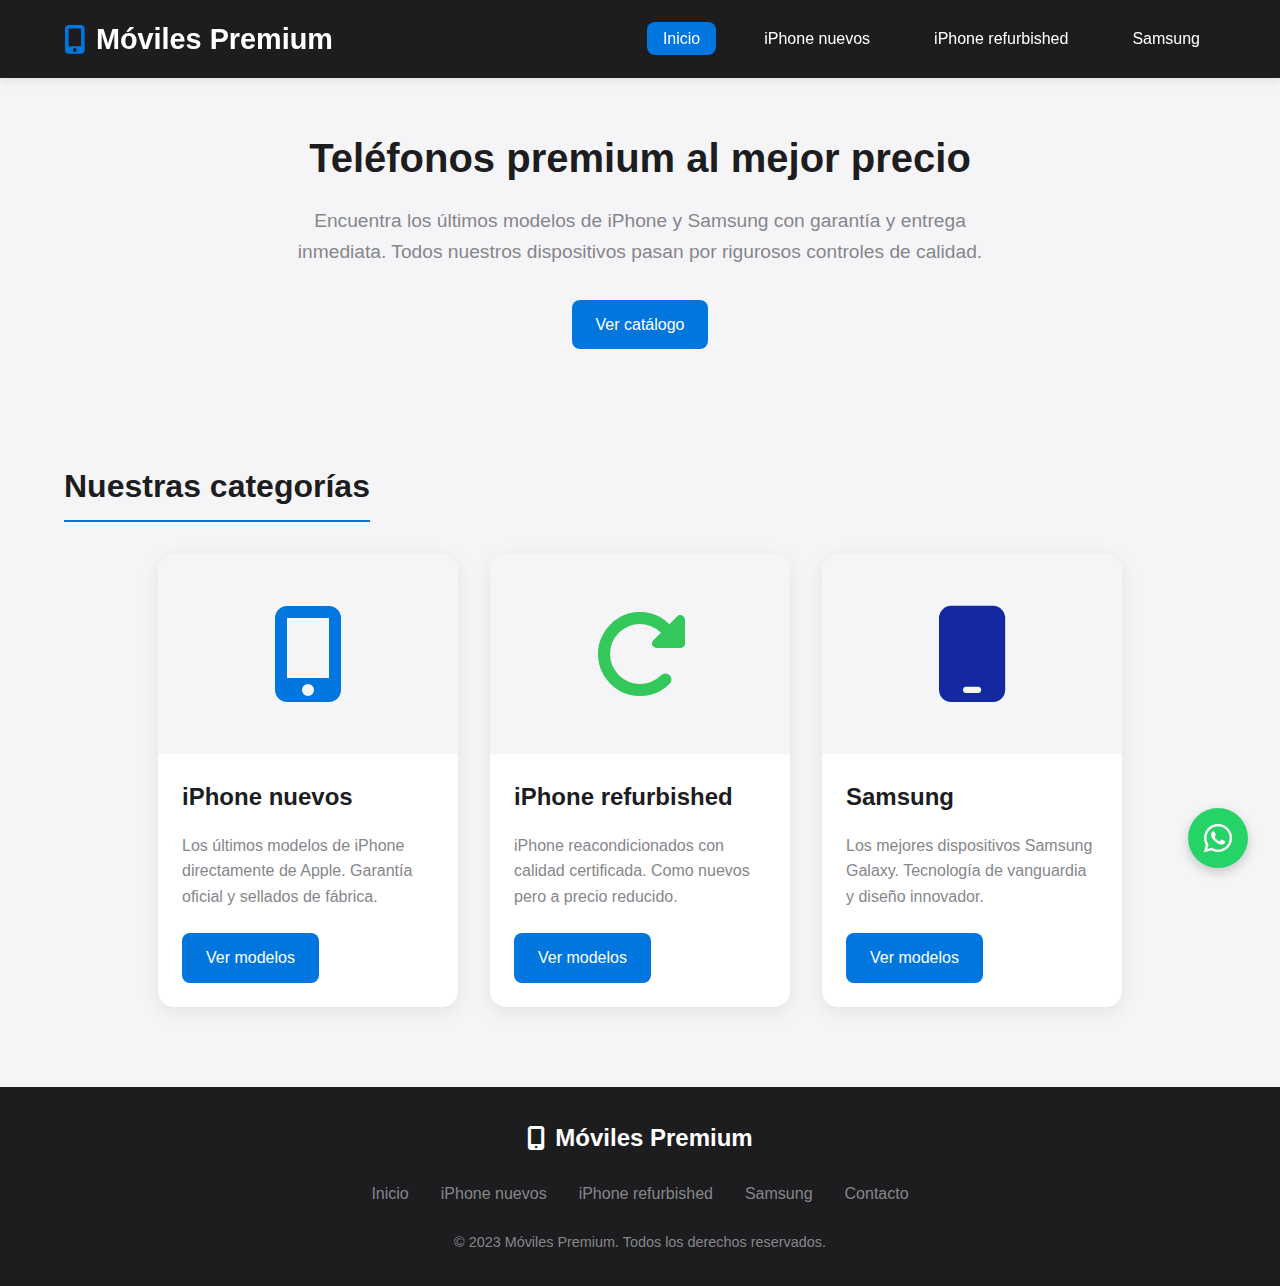
<file: index.html>
<!DOCTYPE html>
<html lang="es">
<head>
    <meta charset="UTF-8">
    <meta name="viewport" content="width=device-width, initial-scale=1.0">
    <title>Móviles Premium - iPhone y Samsung</title>
    <link rel="stylesheet" href="https://cdnjs.cloudflare.com/ajax/libs/font-awesome/6.4.0/css/all.min.css">
    <style>
        /* Estilos generales */
        * {
            margin: 0;
            padding: 0;
            box-sizing: border-box;
            font-family: -apple-system, BlinkMacSystemFont, 'Segoe UI', Roboto, Oxygen, Ubuntu, Cantarell, 'Open Sans', 'Helvetica Neue', sans-serif;
        }
        
        body {
            background-color: #F5F5F7;
            color: #1D1D1F;
            line-height: 1.6;
        }
        
        a {
            text-decoration: none;
            color: inherit;
        }
        
        /* Header y navegación */
        header {
            background-color: #1D1D1F;
            color: #FFFFFF;
            padding: 1rem 0;
            position: sticky;
            top: 0;
            z-index: 100;
            box-shadow: 0 2px 10px rgba(0, 0, 0, 0.1);
        }
        
        .container {
            max-width: 1200px;
            margin: 0 auto;
            padding: 0 1.5rem;
        }
        
        .header-content {
            display: flex;
            justify-content: space-between;
            align-items: center;
        }
        
        .logo {
            font-size: 1.8rem;
            font-weight: 700;
            display: flex;
            align-items: center;
            gap: 10px;
        }
        
        .logo i {
            color: #0276DF;
        }
        
        nav ul {
            display: flex;
            list-style: none;
            gap: 2rem;
        }
        
        nav a {
            color: #FFFFFF;
            font-weight: 500;
            padding: 0.5rem 1rem;
            border-radius: 8px;
            transition: all 0.3s ease;
        }
        
        nav a:hover, nav a.active {
            background-color: #0276DF;
            color: #FFFFFF;
        }
        
        /* Hero section */
        .hero {
            text-align: center;
            padding: 3rem 0;
            margin-bottom: 2rem;
        }
        
        .hero h1 {
            font-size: 2.5rem;
            margin-bottom: 1rem;
            color: #1D1D1F;
        }
        
        .hero p {
            font-size: 1.2rem;
            max-width: 700px;
            margin: 0 auto 2rem;
            color: #86868B;
        }
        
        /* Categorías */
        .categories {
            padding: 2rem 0;
        }
        
        .categories h2 {
            text-align: center;
            margin-bottom: 2rem;
            font-size: 2rem;
            color: #1D1D1F;
            border-bottom: 2px solid #0276DF;
            padding-bottom: 0.5rem;
            display: inline-block;
        }
        
        .categories-container {
            display: flex;
            justify-content: center;
            flex-wrap: wrap;
            gap: 2rem;
        }
        
        .category-card {
            background-color: #FFFFFF;
            border-radius: 16px;
            overflow: hidden;
            width: 300px;
            box-shadow: 0 5px 20px rgba(0, 0, 0, 0.08);
            transition: transform 0.3s ease, box-shadow 0.3s ease;
        }
        
        .category-card:hover {
            transform: translateY(-10px);
            box-shadow: 0 15px 30px rgba(0, 0, 0, 0.15);
        }
        
        .category-img {
            height: 200px;
            background-color: #F5F5F7;
            display: flex;
            align-items: center;
            justify-content: center;
            padding: 1rem;
        }
        
        .category-img img {
            max-width: 100%;
            max-height: 100%;
            object-fit: contain;
        }
        
        .category-content {
            padding: 1.5rem;
        }
        
        .category-content h3 {
            font-size: 1.5rem;
            margin-bottom: 1rem;
            color: #1D1D1F;
        }
        
        .category-content p {
            color: #86868B;
            margin-bottom: 1.5rem;
        }
        
        .btn {
            display: inline-block;
            background-color: #0276DF;
            color: #FFFFFF;
            padding: 0.75rem 1.5rem;
            border-radius: 8px;
            font-weight: 500;
            transition: background-color 0.3s ease;
        }
        
        .btn:hover {
            background-color: #0056B3;
        }
        
        /* Páginas de categoría */
        .page-header {
            padding: 2rem 0;
            text-align: center;
            background-color: #FFFFFF;
            margin-bottom: 2rem;
            border-bottom: 2px solid #0276DF;
        }
        
        .page-header h1 {
            font-size: 2.5rem;
            color: #1D1D1F;
            margin-bottom: 0.5rem;
        }
        
        .page-header p {
            color: #86868B;
            font-size: 1.1rem;
        }
        
        .products-grid {
            display: grid;
            grid-template-columns: repeat(auto-fill, minmax(320px, 1fr));
            gap: 2rem;
            padding: 2rem 0;
        }
        
        .product-card {
            background-color: #FFFFFF;
            border-radius: 16px;
            overflow: hidden;
            box-shadow: 0 5px 15px rgba(0, 0, 0, 0.05);
            transition: transform 0.3s ease;
        }
        
        .product-card:hover {
            transform: translateY(-5px);
        }
        
        .product-header {
            padding: 1.5rem;
            border-bottom: 1px solid #F0F0F0;
        }
        
        .product-header h3 {
            font-size: 1.4rem;
            color: #1D1D1F;
            margin-bottom: 0.5rem;
        }
        
        .product-price {
            font-size: 1.8rem;
            font-weight: 700;
            color: #0276DF;
        }
        
        .product-details {
            padding: 1.5rem;
        }
        
        .color-list {
            display: flex;
            flex-wrap: wrap;
            gap: 0.75rem;
            margin-bottom: 1rem;
        }
        
        .color-dot {
            width: 24px;
            height: 24px;
            border-radius: 50%;
            border: 1px solid #E0E0E0;
        }
        
        .battery-info {
            display: flex;
            align-items: center;
            gap: 0.5rem;
            margin-top: 0.5rem;
            font-size: 0.95rem;
            color: #86868B;
        }
        
        .battery-icon {
            color: #34C759;
        }
        
        /* Footer */
        footer {
            background-color: #1D1D1F;
            color: #FFFFFF;
            padding: 2rem 0;
            margin-top: 3rem;
            text-align: center;
        }
        
        .footer-content {
            display: flex;
            flex-direction: column;
            align-items: center;
            gap: 1.5rem;
        }
        
        .footer-logo {
            font-size: 1.5rem;
            font-weight: 700;
            display: flex;
            align-items: center;
            gap: 10px;
        }
        
        .footer-links {
            display: flex;
            gap: 2rem;
            flex-wrap: wrap;
            justify-content: center;
        }
        
        .footer-links a {
            color: #86868B;
            transition: color 0.3s ease;
        }
        
        .footer-links a:hover {
            color: #FFFFFF;
        }
        
        .copyright {
            color: #86868B;
            font-size: 0.9rem;
        }
        
        /* Responsive */
        @media (max-width: 768px) {
            .header-content {
                flex-direction: column;
                gap: 1rem;
            }
            
            nav ul {
                gap: 1rem;
            }
            
            .categories-container {
                flex-direction: column;
                align-items: center;
            }
            
            .hero h1 {
                font-size: 2rem;
            }
            
            .products-grid {
                grid-template-columns: 1fr;
            }
            
            .footer-links {
                flex-direction: column;
                gap: 1rem;
            }
        }
        
        /* Colores de iPhone */
        .color-negro { background-color: #1D1D1F; }
        .color-blanco { background-color: #F5F5F7; border: 1px solid #E0E0E0; }
        .color-azul { background-color: #007AFF; }
        .color-verde { background-color: #34C759; }
        .color-rojo { background-color: #FF3B30; }
        .color-morado { background-color: #AF52DE; }
        .color-dorado { background-color: #FFD700; }
        .color-naranja { background-color: #FF9500; }
        .color-natural { background-color: #8E8E93; }
        .color-desert { background-color: #C69C6D; }
        
        /* WhatsApp button */
        .whatsapp-btn {
            position: fixed;
            bottom: 2rem;
            right: 2rem;
            background-color: #25D366;
            color: #FFFFFF;
            width: 60px;
            height: 60px;
            border-radius: 50%;
            display: flex;
            align-items: center;
            justify-content: center;
            font-size: 2rem;
            box-shadow: 0 4px 12px rgba(0, 0, 0, 0.2);
            z-index: 1000;
            transition: transform 0.3s ease;
        }
        
        .whatsapp-btn:hover {
            transform: scale(1.1);
        }
        
        /* Breadcrumb */
        .breadcrumb {
            padding: 1rem 0;
            color: #86868B;
            font-size: 0.9rem;
        }
        
        .breadcrumb a {
            color: #0276DF;
        }
        
        .breadcrumb a:hover {
            text-decoration: underline;
        }
        
        .separator {
            margin: 0 0.5rem;
        }
    </style>
</head>
<body>
    <!-- Header -->
    <header>
        <div class="container">
            <div class="header-content">
                <div class="logo">
                    <i class="fas fa-mobile-alt"></i>
                    <span>Móviles Premium</span>
                </div>
                <nav>
                    <ul>
                        <li><a href="index.html" class="active">Inicio</a></li>
                        <li><a href="iphone-nuevos.html">iPhone nuevos</a></li>
                        <li><a href="iphone-refurbished.html">iPhone refurbished</a></li>
                        <li><a href="samsung.html">Samsung</a></li>
                    </ul>
                </nav>
            </div>
        </div>
    </header>

    <!-- Hero Section -->
    <section class="hero">
        <div class="container">
            <h1>Teléfonos premium al mejor precio</h1>
            <p>Encuentra los últimos modelos de iPhone y Samsung con garantía y entrega inmediata. Todos nuestros dispositivos pasan por rigurosos controles de calidad.</p>
            <a href="#categorias" class="btn">Ver catálogo</a>
        </div>
    </section>

    <!-- Categorías -->
    <section class="categories" id="categorias">
        <div class="container">
            <h2>Nuestras categorías</h2>
            <div class="categories-container">
                <!-- iPhone nuevos -->
                <div class="category-card">
                    <div class="category-img">
                        <!-- Imagen de iPhone nuevos (reemplazar con imagen real) -->
                        <i class="fas fa-mobile-alt" style="font-size: 6rem; color: #0276DF;"></i>
                    </div>
                    <div class="category-content">
                        <h3>iPhone nuevos</h3>
                        <p>Los últimos modelos de iPhone directamente de Apple. Garantía oficial y sellados de fábrica.</p>
                        <a href="iphone-nuevos.html" class="btn">Ver modelos</a>
                    </div>
                </div>
                
                <!-- iPhone refurbished -->
                <div class="category-card">
                    <div class="category-img">
                        <!-- Imagen de iPhone refurbished (reemplazar con imagen real) -->
                        <i class="fas fa-redo-alt" style="font-size: 6rem; color: #34C759;"></i>
                    </div>
                    <div class="category-content">
                        <h3>iPhone refurbished</h3>
                        <p>iPhone reacondicionados con calidad certificada. Como nuevos pero a precio reducido.</p>
                        <a href="iphone-refurbished.html" class="btn">Ver modelos</a>
                    </div>
                </div>
                
                <!-- Samsung -->
                <div class="category-card">
                    <div class="category-img">
                        <!-- Imagen de Samsung (reemplazar con imagen real) -->
                        <i class="fas fa-mobile" style="font-size: 6rem; color: #1428A0;"></i>
                    </div>
                    <div class="category-content">
                        <h3>Samsung</h3>
                        <p>Los mejores dispositivos Samsung Galaxy. Tecnología de vanguardia y diseño innovador.</p>
                        <a href="samsung.html" class="btn">Ver modelos</a>
                    </div>
                </div>
            </div>
        </div>
    </section>

    <!-- WhatsApp Button -->
    <a href="https://wa.me/573001234567?text=Hola,%20me%20interesa%20saber%20más%20sobre%20sus%20productos" class="whatsapp-btn" target="_blank">
        <i class="fab fa-whatsapp"></i>
    </a>

    <!-- Footer -->
    <footer>
        <div class="container">
            <div class="footer-content">
                <div class="footer-logo">
                    <i class="fas fa-mobile-alt"></i>
                    <span>Móviles Premium</span>
                </div>
                <div class="footer-links">
                    <a href="index.html">Inicio</a>
                    <a href="iphone-nuevos.html">iPhone nuevos</a>
                    <a href="iphone-refurbished.html">iPhone refurbished</a>
                    <a href="samsung.html">Samsung</a>
                    <a href="#">Contacto</a>
                </div>
                <div class="copyright">
                    &copy; 2023 Móviles Premium. Todos los derechos reservados.
                </div>
            </div>
        </div>
    </footer>

    <script>
        // Formatear precios en pesos colombianos
        document.addEventListener('DOMContentLoaded', function() {
            // Este script se ejecutará en las páginas de productos
            const prices = document.querySelectorAll('.product-price');
            
            prices.forEach(priceElement => {
                let priceText = priceElement.textContent.trim();
                
                // Si el precio está en formato $2'450, convertirlo a $2.450.000
                if (priceText.includes("'")) {
                    // Quitar el símbolo de pesos y el apóstrofo
                    let priceValue = priceText.replace('$', '').replace("'", "");
                    
                    // Convertir a número y agregar tres ceros
                    let priceNum = parseInt(priceValue) * 1000;
                    
                    // Formatear con separadores de miles
                    let formattedPrice = new Intl.NumberFormat('es-CO', {
                        style: 'currency',
                        currency: 'COP',
                        minimumFractionDigits: 0
                    }).format(priceNum);
                    
                    priceElement.textContent = formattedPrice;
                }
            });
            
            // Navegación activa
            const currentPage = window.location.pathname.split('/').pop();
            const navLinks = document.querySelectorAll('nav a');
            
            navLinks.forEach(link => {
                const linkPage = link.getAttribute('href');
                if (linkPage === currentPage || (currentPage === '' && linkPage === 'index.html')) {
                    link.classList.add('active');
                } else {
                    link.classList.remove('active');
                }
            });
        });
    </script>
</body>
</html>
</file>
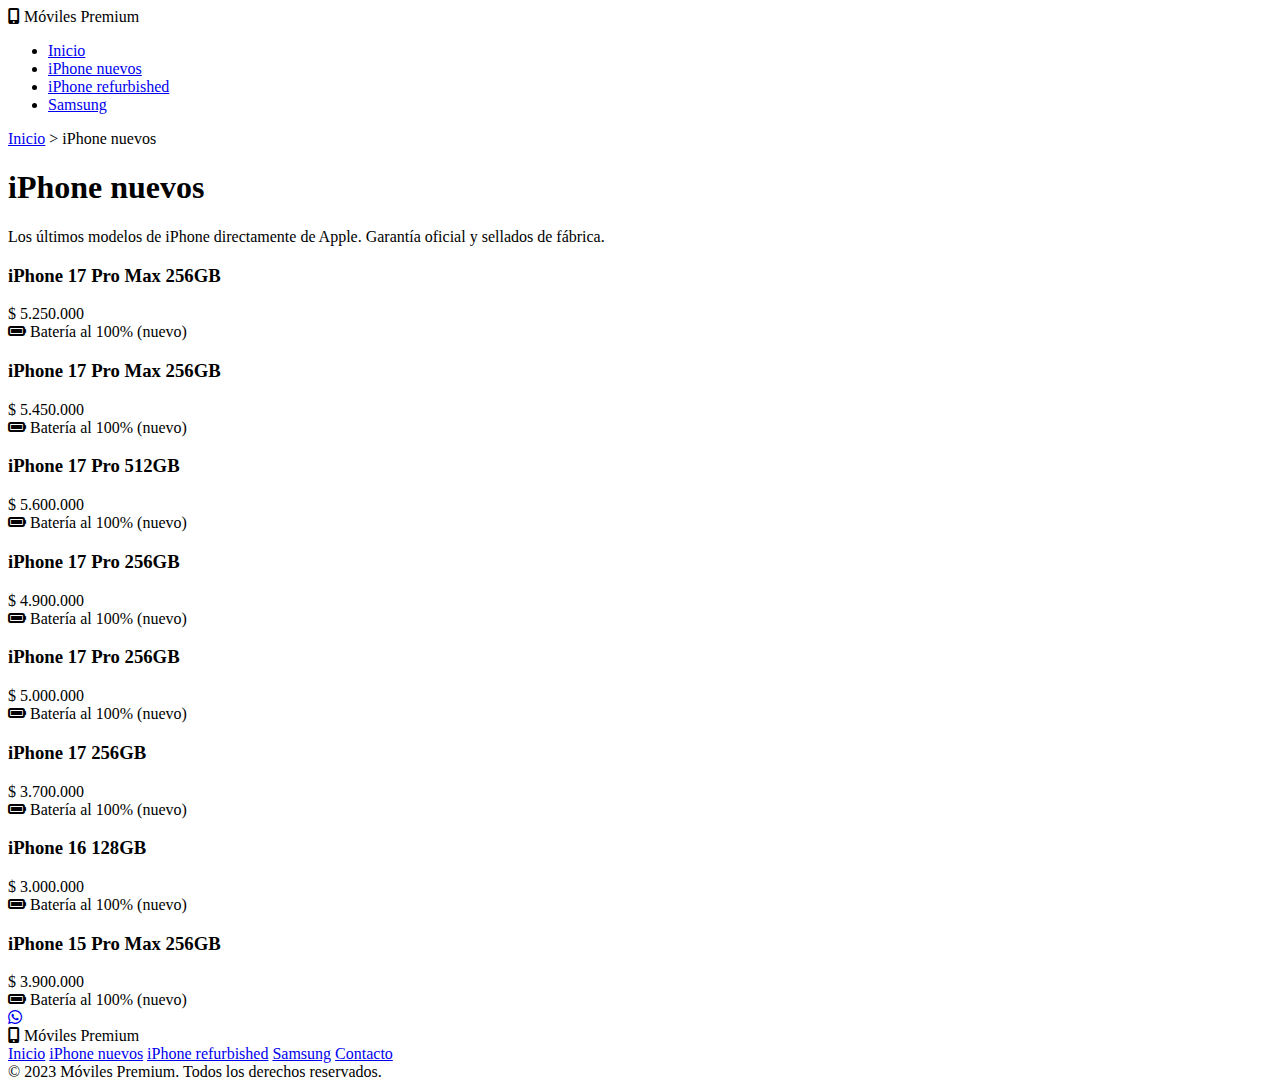
<file: iphone-nuevos.html>
<!DOCTYPE html>
<html lang="es">
<head>
    <meta charset="UTF-8">
    <meta name="viewport" content="width=device-width, initial-scale=1.0">
    <title>iPhone Nuevos - Móviles Premium</title>
    <link rel="stylesheet" href="https://cdnjs.cloudflare.com/ajax/libs/font-awesome/6.4.0/css/all.min.css">
    <style>
        /* Copiar todo el estilo de la página principal aquí */
        /* Para ahorrar espacio, usar el mismo CSS de la página principal */
    </style>
</head>
<body>
    <header>
        <div class="container">
            <div class="header-content">
                <div class="logo">
                    <i class="fas fa-mobile-alt"></i>
                    <span>Móviles Premium</span>
                </div>
                <nav>
                    <ul>
                        <li><a href="index.html">Inicio</a></li>
                        <li><a href="iphone-nuevos.html" class="active">iPhone nuevos</a></li>
                        <li><a href="iphone-refurbished.html">iPhone refurbished</a></li>
                        <li><a href="samsung.html">Samsung</a></li>
                    </ul>
                </nav>
            </div>
        </div>
    </header>

    <div class="breadcrumb container">
        <a href="index.html">Inicio</a> <span class="separator">></span> <span>iPhone nuevos</span>
    </div>

    <section class="page-header">
        <div class="container">
            <h1>iPhone nuevos</h1>
            <p>Los últimos modelos de iPhone directamente de Apple. Garantía oficial y sellados de fábrica.</p>
        </div>
    </section>

    <section class="products-section">
        <div class="container">
            <div class="products-grid">
                <!-- Producto 1 -->
                <div class="product-card">
                    <div class="product-header">
                        <h3>iPhone 17 Pro Max 256GB</h3>
                        <div class="product-price">$5'250</div>
                    </div>
                    <div class="product-details">
                        <div class="color-list">
                            <span class="color-dot color-naranja" title="Naranja"></span>
                            <span class="color-dot color-azul" title="Azul"></span>
                        </div>
                        <div class="battery-info">
                            <i class="fas fa-battery-full battery-icon"></i>
                            <span>Batería al 100% (nuevo)</span>
                        </div>
                    </div>
                </div>
                
                <!-- Producto 2 -->
                <div class="product-card">
                    <div class="product-header">
                        <h3>iPhone 17 Pro Max 256GB</h3>
                        <div class="product-price">$5'450</div>
                    </div>
                    <div class="product-details">
                        <div class="color-list">
                            <span class="color-dot color-blanco" title="Blanco"></span>
                        </div>
                        <div class="battery-info">
                            <i class="fas fa-battery-full battery-icon"></i>
                            <span>Batería al 100% (nuevo)</span>
                        </div>
                    </div>
                </div>
                
                <!-- Producto 3 -->
                <div class="product-card">
                    <div class="product-header">
                        <h3>iPhone 17 Pro 512GB</h3>
                        <div class="product-price">$5'600</div>
                    </div>
                    <div class="product-details">
                        <div class="color-list">
                            <span class="color-dot color-blanco" title="Blanco"></span>
                        </div>
                        <div class="battery-info">
                            <i class="fas fa-battery-full battery-icon"></i>
                            <span>Batería al 100% (nuevo)</span>
                        </div>
                    </div>
                </div>
                
                <!-- Producto 4 -->
                <div class="product-card">
                    <div class="product-header">
                        <h3>iPhone 17 Pro 256GB</h3>
                        <div class="product-price">$4'900</div>
                    </div>
                    <div class="product-details">
                        <div class="color-list">
                            <span class="color-dot color-naranja" title="Naranja"></span>
                        </div>
                        <div class="battery-info">
                            <i class="fas fa-battery-full battery-icon"></i>
                            <span>Batería al 100% (nuevo)</span>
                        </div>
                    </div>
                </div>
                
                <!-- Producto 5 -->
                <div class="product-card">
                    <div class="product-header">
                        <h3>iPhone 17 Pro 256GB</h3>
                        <div class="product-price">$5'000</div>
                    </div>
                    <div class="product-details">
                        <div class="color-list">
                            <span class="color-dot color-blanco" title="Blanco"></span>
                        </div>
                        <div class="battery-info">
                            <i class="fas fa-battery-full battery-icon"></i>
                            <span>Batería al 100% (nuevo)</span>
                        </div>
                    </div>
                </div>
                
                <!-- Producto 6 -->
                <div class="product-card">
                    <div class="product-header">
                        <h3>iPhone 17 256GB</h3>
                        <div class="product-price">$3'700</div>
                    </div>
                    <div class="product-details">
                        <div class="color-list">
                            <span class="color-dot color-negro" title="Negro"></span>
                            <span class="color-dot color-verde" title="Verde"></span>
                        </div>
                        <div class="battery-info">
                            <i class="fas fa-battery-full battery-icon"></i>
                            <span>Batería al 100% (nuevo)</span>
                        </div>
                    </div>
                </div>
                
                <!-- Producto 7 -->
                <div class="product-card">
                    <div class="product-header">
                        <h3>iPhone 16 128GB</h3>
                        <div class="product-price">$3'000</div>
                    </div>
                    <div class="product-details">
                        <div class="color-list">
                            <span class="color-dot color-verde" title="Verde"></span>
                            <span class="color-dot color-blanco" title="Blanco"></span>
                            <span class="color-dot color-azul" title="Azul"></span>
                        </div>
                        <div class="battery-info">
                            <i class="fas fa-battery-full battery-icon"></i>
                            <span>Batería al 100% (nuevo)</span>
                        </div>
                    </div>
                </div>
                
                <!-- Producto 8 -->
                <div class="product-card">
                    <div class="product-header">
                        <h3>iPhone 15 Pro Max 256GB</h3>
                        <div class="product-price">$3'900</div>
                    </div>
                    <div class="product-details">
                        <div class="color-list">
                            <span class="color-dot color-azul" title="Azul"></span>
                        </div>
                        <div class="battery-info">
                            <i class="fas fa-battery-full battery-icon"></i>
                            <span>Batería al 100% (nuevo)</span>
                        </div>
                    </div>
                </div>
            </div>
        </div>
    </section>

    <!-- WhatsApp Button -->
    <a href="https://wa.me/573001234567?text=Hola,%20me%20interesa%20saber%20más%20sobre%20iPhone%20nuevos" class="whatsapp-btn" target="_blank">
        <i class="fab fa-whatsapp"></i>
    </a>

    <footer>
        <div class="container">
            <div class="footer-content">
                <div class="footer-logo">
                    <i class="fas fa-mobile-alt"></i>
                    <span>Móviles Premium</span>
                </div>
                <div class="footer-links">
                    <a href="index.html">Inicio</a>
                    <a href="iphone-nuevos.html">iPhone nuevos</a>
                    <a href="iphone-refurbished.html">iPhone refurbished</a>
                    <a href="samsung.html">Samsung</a>
                    <a href="#">Contacto</a>
                </div>
                <div class="copyright">
                    &copy; 2023 Móviles Premium. Todos los derechos reservados.
                </div>
            </div>
        </div>
    </footer>

    <script>
        // Script para formatear precios
        document.addEventListener('DOMContentLoaded', function() {
            const prices = document.querySelectorAll('.product-price');
            
            prices.forEach(priceElement => {
                let priceText = priceElement.textContent.trim();
                
                if (priceText.includes("'")) {
                    let priceValue = priceText.replace('$', '').replace("'", "");
                    let priceNum = parseInt(priceValue) * 1000;
                    
                    let formattedPrice = new Intl.NumberFormat('es-CO', {
                        style: 'currency',
                        currency: 'COP',
                        minimumFractionDigits: 0
                    }).format(priceNum);
                    
                    priceElement.textContent = formattedPrice;
                }
            });
        });
    </script>
</body>
</html>
</file>
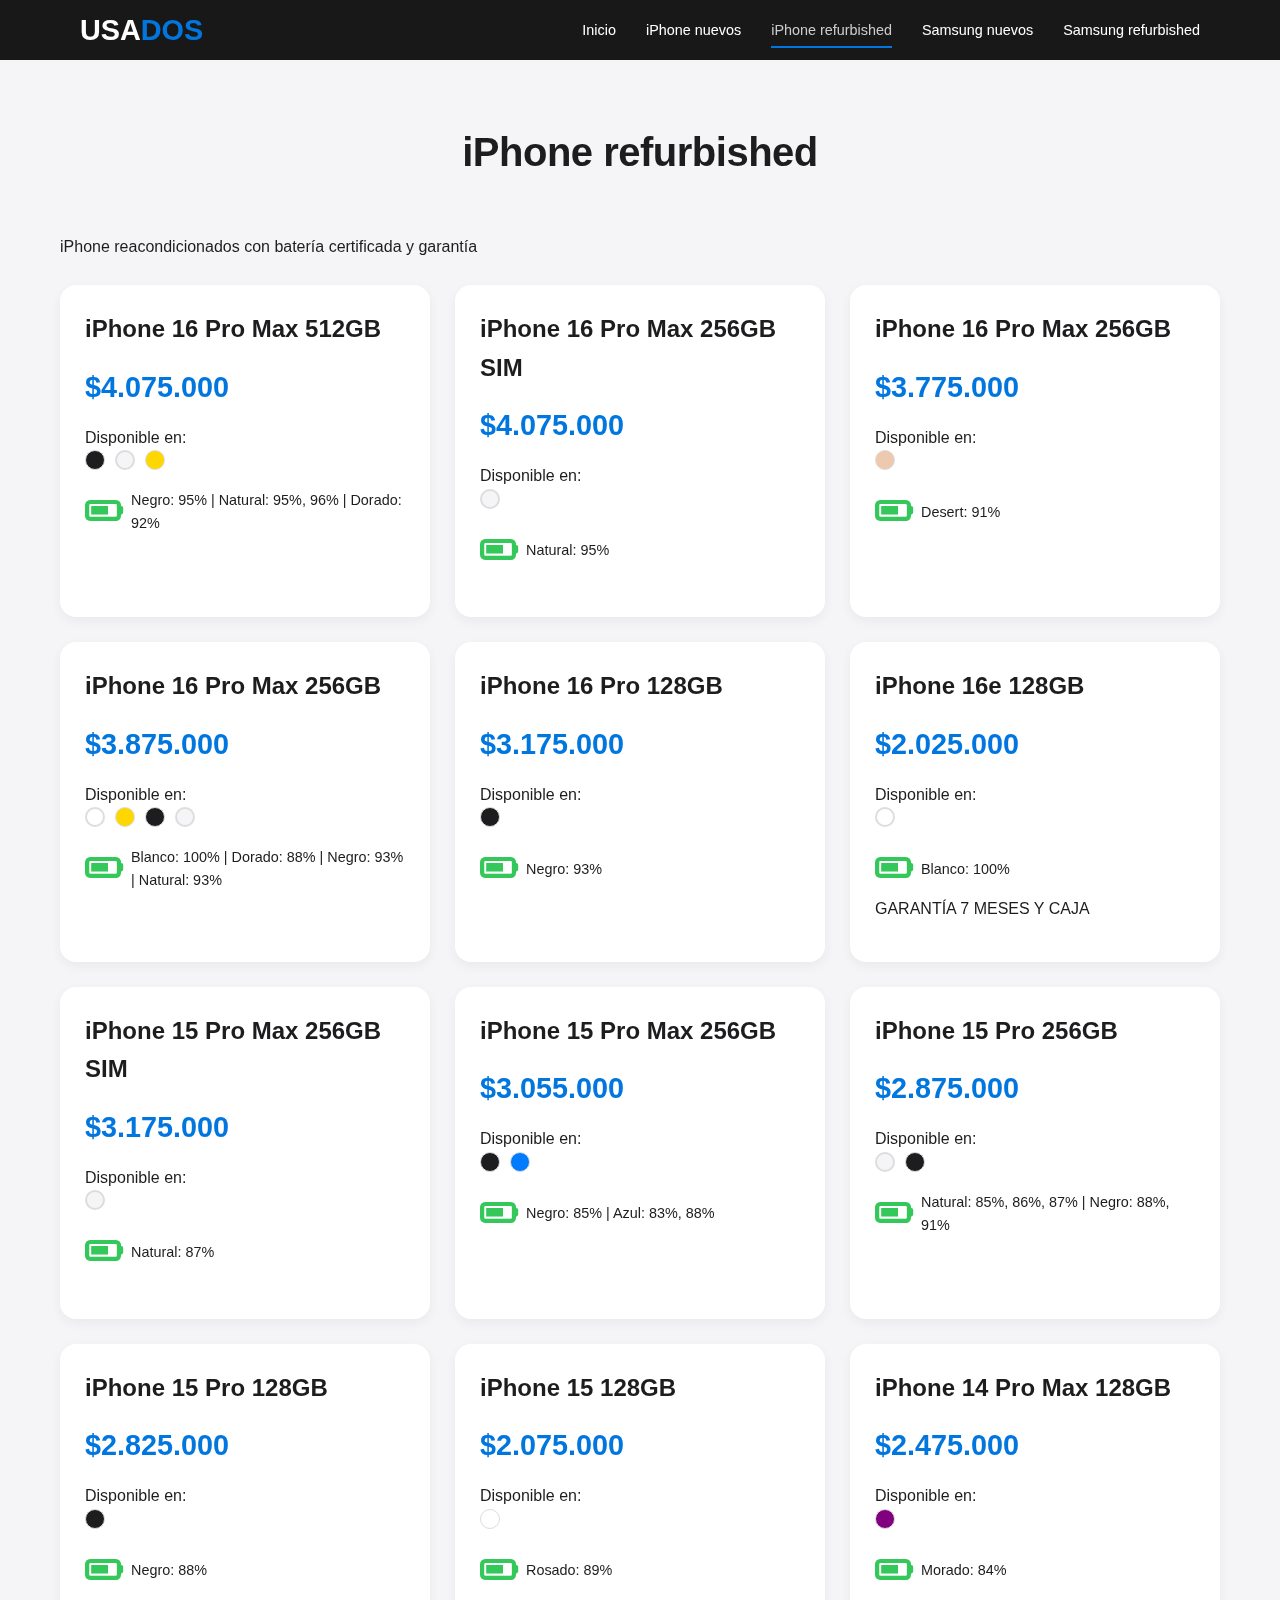
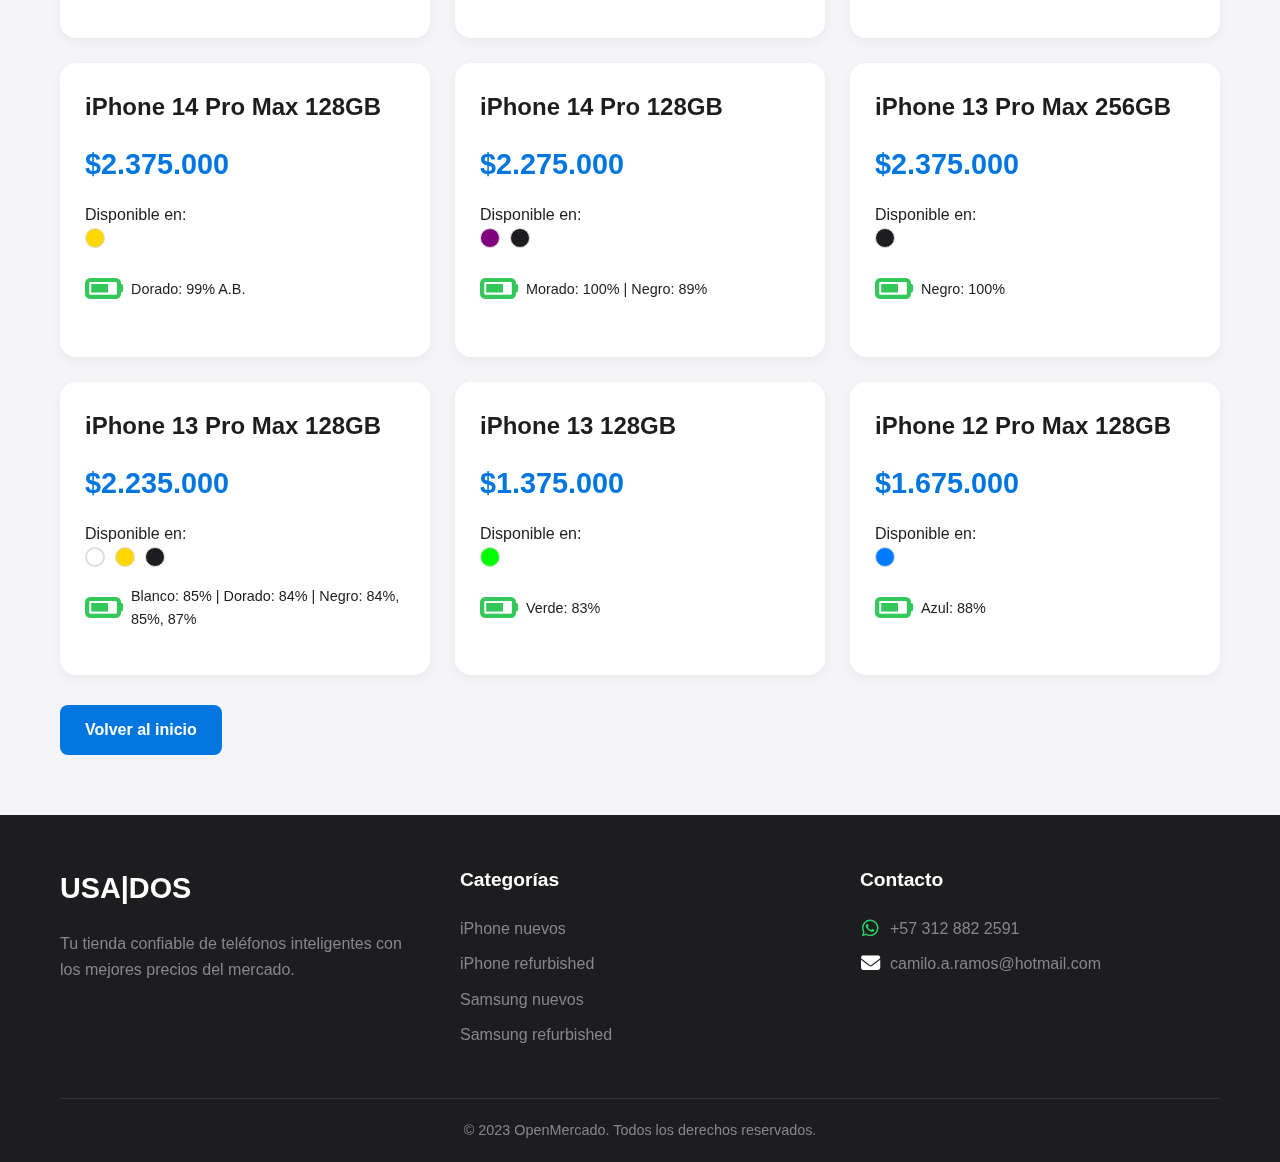
<file: iphone-refurbished.html>
<!DOCTYPE html>
<html lang="es">
<head>
    <meta charset="UTF-8">
    <meta name="viewport" content="width=device-width, initial-scale=1.0">
    <title>iPhone Refurbished - USA|DOS</title>
    <link rel="stylesheet" href="styles.css">
    <link rel="stylesheet" href="https://cdnjs.cloudflare.com/ajax/libs/font-awesome/6.4.0/css/all.min.css">
    <link rel="icon" type="image/x-icon" href="data:image/svg+xml,<svg xmlns=%22http://www.w3.org/2000/svg%22 viewBox=%220 0 100 100%22><text y=%22.9em%22 font-size=%2290%22>📱</text></svg>">
</head>
<body>
    <!-- Header -->
    <header class="header">
        <div class="container">
            <nav class="navbar">
                <a href="index.html" class="logo">USA<span>DOS</span></a>
                <ul class="nav-menu">
                    <li class="nav-item"><a href="index.html" class="nav-link">Inicio</a></li>
                    <li class="nav-item"><a href="iphone-nuevos.html" class="nav-link">iPhone nuevos</a></li>
                    <li class="nav-item"><a href="iphone-refurbished.html" class="nav-link active">iPhone refurbished</a></li>
                    <li class="nav-item"><a href="samsung-nuevos.html" class="nav-link">Samsung nuevos</a></li>
                    <li class="nav-item"><a href="samsung-refurbished.html" class="nav-link">Samsung refurbished</a></li>
                </ul>
                <div class="hamburger">
                    <span class="bar"></span>
                    <span class="bar"></span>
                    <span class="bar"></span>
                </div>
            </nav>
        </div>
    </header>

    <!-- Product Section -->
    <section class="product-section">
        <div class="container">
            <h1 class="section-title">iPhone refurbished</h1>
            <p class="section-subtitle">iPhone reacondicionados con batería certificada y garantía</p>
            <br>
            
            <div class="product-grid">
<!-- iPhone 16 Pro Max 512GB -->
<div class="product-card">
    <h2 class="product-title">iPhone 16 Pro Max 512GB</h2>
    <div class="product-price">$4.075</div>
    <div class="product-details">
        <p>Disponible en:</p>
        <div class="product-colors">
            <span class="color-dot color-negro" title="Negro"></span>
            <span class="color-dot color-natural" title="Natural"></span>
            <span class="color-dot color-dorado" title="Dorado"></span>
        </div>
        <div class="battery-info">
            <span class="battery-icon"><i class="fas fa-battery-three-quarters"></i></span>
            <span>Negro: 95% | Natural: 95%, 96% | Dorado: 92%</span>
        </div>
    </div>
</div>

<!-- iPhone 16 Pro Max 256GB SIM -->
<div class="product-card">
    <h2 class="product-title">iPhone 16 Pro Max 256GB SIM</h2>
    <div class="product-price">$4.075</div>
    <div class="product-details">
        <p>Disponible en:</p>
        <div class="product-colors">
            <span class="color-dot color-natural" title="Natural"></span>
        </div>
        <div class="battery-info">
            <span class="battery-icon"><i class="fas fa-battery-three-quarters"></i></span>
            <span>Natural: 95%</span>
        </div>
    </div>
</div>

<!-- iPhone 16 Pro Max 256GB -->
<div class="product-card">
    <h2 class="product-title">iPhone 16 Pro Max 256GB</h2>
    <div class="product-price">$3.775</div>
    <div class="product-details">
        <p>Disponible en:</p>
        <div class="product-colors">
            <span class="color-dot color-desert" title="Desert"></span>
        </div>
        <div class="battery-info">
            <span class="battery-icon"><i class="fas fa-battery-three-quarters"></i></span>
            <span>Desert: 91%</span>
        </div>
    </div>
</div>

<!-- iPhone 16 Pro Max 256GB -->
<div class="product-card">
    <h2 class="product-title">iPhone 16 Pro Max 256GB</h2>
    <div class="product-price">$3.875</div>
    <div class="product-details">
        <p>Disponible en:</p>
        <div class="product-colors">
            <span class="color-dot color-blanco" title="Blanco"></span>
            <span class="color-dot color-dorado" title="Dorado"></span>
            <span class="color-dot color-negro" title="Negro"></span>
            <span class="color-dot color-natural" title="Natural"></span>
        </div>
        <div class="battery-info">
            <span class="battery-icon"><i class="fas fa-battery-three-quarters"></i></span>
            <span>Blanco: 100% | Dorado: 88% | Negro: 93% | Natural: 93%</span>
        </div>
    </div>
</div>

<!-- iPhone 16 Pro 128GB -->
<div class="product-card">
    <h2 class="product-title">iPhone 16 Pro 128GB</h2>
    <div class="product-price">$3.175</div>
    <div class="product-details">
        <p>Disponible en:</p>
        <div class="product-colors">
            <span class="color-dot color-negro" title="Negro"></span>
        </div>
        <div class="battery-info">
            <span class="battery-icon"><i class="fas fa-battery-three-quarters"></i></span>
            <span>Negro: 93%</span>
        </div>
    </div>
</div>

<!-- iPhone 16e 128GB -->
<div class="product-card">
    <h2 class="product-title">iPhone 16e 128GB</h2>
    <div class="product-price">$2.025</div>
    <div class="product-details">
        <p>Disponible en:</p>
        <div class="product-colors">
            <span class="color-dot color-blanco" title="Blanco"></span>
        </div>
        <div class="battery-info">
            <span class="battery-icon"><i class="fas fa-battery-three-quarters"></i></span>
            <span>Blanco: 100%</span>
        </div>
        <p>GARANTÍA 7 MESES Y CAJA</p>
    </div>
</div>

<!-- iPhone 15 Pro Max 256GB SIM -->
<div class="product-card">
    <h2 class="product-title">iPhone 15 Pro Max 256GB SIM</h2>
    <div class="product-price">$3.175</div>
    <div class="product-details">
        <p>Disponible en:</p>
        <div class="product-colors">
            <span class="color-dot color-natural" title="Natural"></span>
        </div>
        <div class="battery-info">
            <span class="battery-icon"><i class="fas fa-battery-three-quarters"></i></span>
            <span>Natural: 87%</span>
        </div>
    </div>
</div>

<!-- iPhone 15 Pro Max 256GB -->
<div class="product-card">
    <h2 class="product-title">iPhone 15 Pro Max 256GB</h2>
    <div class="product-price">$3.055</div>
    <div class="product-details">
        <p>Disponible en:</p>
        <div class="product-colors">
            <span class="color-dot color-negro" title="Negro"></span>
            <span class="color-dot color-azul" title="Azul"></span>
        </div>
        <div class="battery-info">
            <span class="battery-icon"><i class="fas fa-battery-three-quarters"></i></span>
            <span>Negro: 85% | Azul: 83%, 88%</span>
        </div>
    </div>
</div>

<!-- iPhone 15 Pro 256GB -->
<div class="product-card">
    <h2 class="product-title">iPhone 15 Pro 256GB</h2>
    <div class="product-price">$2.875</div>
    <div class="product-details">
        <p>Disponible en:</p>
        <div class="product-colors">
            <span class="color-dot color-natural" title="Natural"></span>
            <span class="color-dot color-negro" title="Negro"></span>
        </div>
        <div class="battery-info">
            <span class="battery-icon"><i class="fas fa-battery-three-quarters"></i></span>
            <span>Natural: 85%, 86%, 87% | Negro: 88%, 91%</span>
        </div>
    </div>
</div>

<!-- iPhone 15 Pro 128GB -->
<div class="product-card">
    <h2 class="product-title">iPhone 15 Pro 128GB</h2>
    <div class="product-price">$2.825</div>
    <div class="product-details">
        <p>Disponible en:</p>
        <div class="product-colors">
            <span class="color-dot color-negro" title="Negro"></span>
        </div>
        <div class="battery-info">
            <span class="battery-icon"><i class="fas fa-battery-three-quarters"></i></span>
            <span>Negro: 88%</span>
        </div>
    </div>
</div>

<!-- iPhone 15 128GB -->
<div class="product-card">
    <h2 class="product-title">iPhone 15 128GB</h2>
    <div class="product-price">$2.075</div>
    <div class="product-details">
        <p>Disponible en:</p>
        <div class="product-colors">
            <span class="color-dot color-rosado" title="Rosado"></span>
        </div>
        <div class="battery-info">
            <span class="battery-icon"><i class="fas fa-battery-three-quarters"></i></span>
            <span>Rosado: 89%</span>
        </div>
    </div>
</div>

<!-- iPhone 14 Pro Max 128GB -->
<div class="product-card">
    <h2 class="product-title">iPhone 14 Pro Max 128GB</h2>
    <div class="product-price">$2.475</div>
    <div class="product-details">
        <p>Disponible en:</p>
        <div class="product-colors">
            <span class="color-dot color-morado" title="Morado"></span>
        </div>
        <div class="battery-info">
            <span class="battery-icon"><i class="fas fa-battery-three-quarters"></i></span>
            <span>Morado: 84%</span>
        </div>
    </div>
</div>

<!-- iPhone 14 Pro Max 128GB -->
<div class="product-card">
    <h2 class="product-title">iPhone 14 Pro Max 128GB</h2>
    <div class="product-price">$2.375</div>
    <div class="product-details">
        <p>Disponible en:</p>
        <div class="product-colors">
            <span class="color-dot color-dorado" title="Dorado"></span>
        </div>
        <div class="battery-info">
            <span class="battery-icon"><i class="fas fa-battery-three-quarters"></i></span>
            <span>Dorado: 99% A.B.</span>
        </div>
    </div>
</div>

<!-- iPhone 14 Pro 128GB -->
<div class="product-card">
    <h2 class="product-title">iPhone 14 Pro 128GB</h2>
    <div class="product-price">$2.275</div>
    <div class="product-details">
        <p>Disponible en:</p>
        <div class="product-colors">
            <span class="color-dot color-morado" title="Morado"></span>
            <span class="color-dot color-negro" title="Negro"></span>
        </div>
        <div class="battery-info">
            <span class="battery-icon"><i class="fas fa-battery-three-quarters"></i></span>
            <span>Morado: 100% | Negro: 89%</span>
        </div>
    </div>
</div>

<!-- iPhone 13 Pro Max 256GB -->
<div class="product-card">
    <h2 class="product-title">iPhone 13 Pro Max 256GB</h2>
    <div class="product-price">$2.375</div>
    <div class="product-details">
        <p>Disponible en:</p>
        <div class="product-colors">
            <span class="color-dot color-negro" title="Negro"></span>
        </div>
        <div class="battery-info">
            <span class="battery-icon"><i class="fas fa-battery-three-quarters"></i></span>
            <span>Negro: 100%</span>
        </div>
    </div>
</div>

<!-- iPhone 13 Pro Max 128GB -->
<div class="product-card">
    <h2 class="product-title">iPhone 13 Pro Max 128GB</h2>
    <div class="product-price">$2.235</div>
    <div class="product-details">
        <p>Disponible en:</p>
        <div class="product-colors">
            <span class="color-dot color-blanco" title="Blanco"></span>
            <span class="color-dot color-dorado" title="Dorado"></span>
            <span class="color-dot color-negro" title="Negro"></span>
        </div>
        <div class="battery-info">
            <span class="battery-icon"><i class="fas fa-battery-three-quarters"></i></span>
            <span>Blanco: 85% | Dorado: 84% | Negro: 84%, 85%, 87%</span>
        </div>
    </div>
</div>

<!-- iPhone 13 128GB -->
<div class="product-card">
    <h2 class="product-title">iPhone 13 128GB</h2>
    <div class="product-price">$1.375</div>
    <div class="product-details">
        <p>Disponible en:</p>
        <div class="product-colors">
            <span class="color-dot color-verde" title="Verde"></span>
        </div>
        <div class="battery-info">
            <span class="battery-icon"><i class="fas fa-battery-three-quarters"></i></span>
            <span>Verde: 83%</span>
        </div>
    </div>
</div>

<!-- iPhone 12 Pro Max 128GB -->
<div class="product-card">
    <h2 class="product-title">iPhone 12 Pro Max 128GB</h2>
    <div class="product-price">$1.675</div>
    <div class="product-details">
        <p>Disponible en:</p>
        <div class="product-colors">
            <span class="color-dot color-azul" title="Azul"></span>
        </div>
        <div class="battery-info">
            <span class="battery-icon"><i class="fas fa-battery-three-quarters"></i></span>
            <span>Azul: 88%</span>
        </div>
    </div>
</div>
            </div>
            
            <a href="index.html" class="back-button">Volver al inicio</a>
        </div>
    </section>

    <!-- Footer -->
    <footer class="footer">
        <div class="container">
            <div class="footer-content">
                <div class="footer-section">
                    <h3>USA|DOS</h3>
                    <p>Tu tienda confiable de teléfonos inteligentes con los mejores precios del mercado.</p>
                </div>
                <div class="footer-section">
                    <h4>Categorías</h4>
                    <ul>
                        <li><a href="iphone-nuevos.html">iPhone nuevos</a></li>
                        <li><a href="iphone-refurbished.html">iPhone refurbished</a></li>
                        <li><a href="samsung-nuevos.html">Samsung nuevos</a></li>
                        <li><a href="samsung-refurbished.html">Samsung refurbished</a></li>
                    </ul>
                </div>
                <div class="footer-section">
                    <h4>Contacto</h4>
                    <div class="contact-info">
                        <div class="contact-item">
                            <i class="fab fa-whatsapp contact-icon"></i>
                            <a href="https://wa.me/573128822591?text=Hola%20USA|DOS,%20estoy%20interesado%20en%20sus%20productos" target="_blank" rel="noopener noreferrer" class="whatsapp-link">+57 312 882 2591</a>
                        </div>
                        <div class="contact-item">
                            <i class="fas fa-envelope contact-icon"></i>
                            <a href="mailto:camilo.a.ramos@hotmail.com" class="email-link">camilo.a.ramos@hotmail.com</a>
                        </div>
                    </div>
                </div>
            </div>
            <div class="footer-bottom">
                <p>&copy; 2023 OpenMercado. Todos los derechos reservados.</p>
            </div>
        </div>
    </footer>

    <script src="script.js"></script>
</body>
</html>
</file>
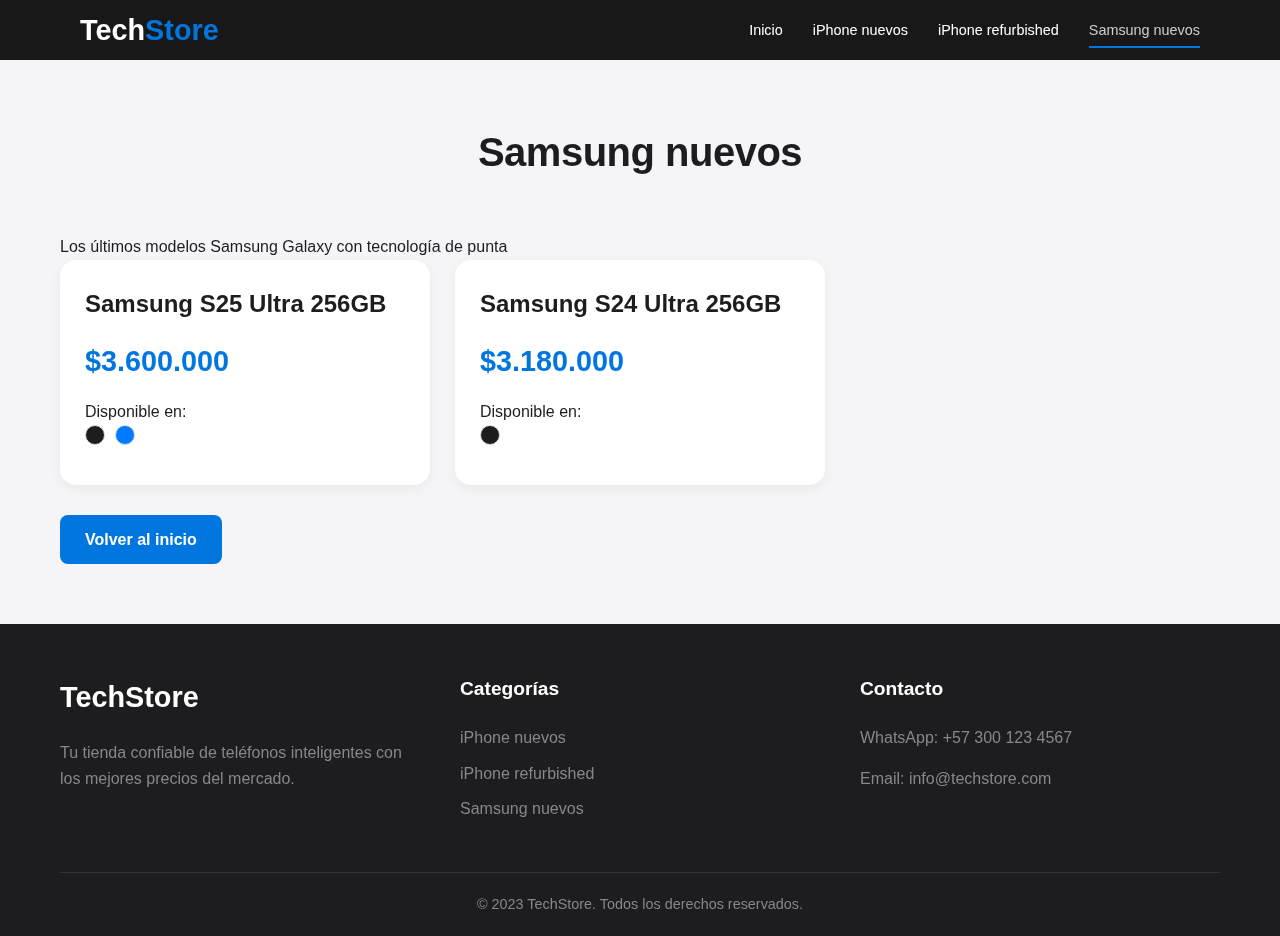
<file: samsung-nuevos.html>
<!DOCTYPE html>
<html lang="es">
<head>
    <meta charset="UTF-8">
    <meta name="viewport" content="width=device-width, initial-scale=1.0">
    <title>Samsung Nuevos - TechStore</title>
    <link rel="stylesheet" href="styles.css">
    <link rel="stylesheet" href="https://cdnjs.cloudflare.com/ajax/libs/font-awesome/6.4.0/css/all.min.css">
    <link rel="icon" type="image/x-icon" href="data:image/svg+xml,<svg xmlns=%22http://www.w3.org/2000/svg%22 viewBox=%220 0 100 100%22><text y=%22.9em%22 font-size=%2290%22>📱</text></svg>">
</head>
<body>
    <!-- Header -->
    <header class="header">
        <div class="container">
            <nav class="navbar">
                <a href="index.html" class="logo">Tech<span>Store</span></a>
                <ul class="nav-menu">
                    <li class="nav-item"><a href="index.html" class="nav-link">Inicio</a></li>
                    <li class="nav-item"><a href="iphone-nuevos.html" class="nav-link">iPhone nuevos</a></li>
                    <li class="nav-item"><a href="iphone-refurbished.html" class="nav-link">iPhone refurbished</a></li>
                    <li class="nav-item"><a href="samsung-nuevos.html" class="nav-link active">Samsung nuevos</a></li>
                </ul>
                <div class="hamburger">
                    <span class="bar"></span>
                    <span class="bar"></span>
                    <span class="bar"></span>
                </div>
            </nav>
        </div>
    </header>

    <!-- Product Section -->
    <section class="product-section">
        <div class="container">
            <h1 class="section-title">Samsung nuevos</h1>
            <p class="section-subtitle">Los últimos modelos Samsung Galaxy con tecnología de punta</p>
            
            <div class="product-grid">
                <!-- Samsung S25 Ultra 256GB -->
                <div class="product-card">
                    <h2 class="product-title">Samsung S25 Ultra 256GB</h2>
                    <div class="product-price">$3.600</div>
                    <div class="product-details">
                        <p>Disponible en:</p>
                        <div class="product-colors">
                            <span class="color-dot color-negro" title="Negro"></span>
                            <span class="color-dot color-azul" title="Azul"></span>
                        </div>
                    </div>
                </div>

                <!-- Samsung S24 Ultra 256GB -->
                <div class="product-card">
                    <h2 class="product-title">Samsung S24 Ultra 256GB</h2>
                    <div class="product-price">$3.180</div>
                    <div class="product-details">
                        <p>Disponible en:</p>
                        <div class="product-colors">
                            <span class="color-dot color-negro" title="Negro"></span>
                        </div>
                    </div>
                </div>
            </div>
            
            <a href="index.html" class="back-button">Volver al inicio</a>
        </div>
    </section>

    <!-- Footer -->
    <footer class="footer">
        <div class="container">
            <div class="footer-content">
                <div class="footer-section">
                    <h3>TechStore</h3>
                    <p>Tu tienda confiable de teléfonos inteligentes con los mejores precios del mercado.</p>
                </div>
                <div class="footer-section">
                    <h4>Categorías</h4>
                    <ul>
                        <li><a href="iphone-nuevos.html">iPhone nuevos</a></li>
                        <li><a href="iphone-refurbished.html">iPhone refurbished</a></li>
                        <li><a href="samsung-nuevos.html">Samsung nuevos</a></li>
                    </ul>
                </div>
                <div class="footer-section">
                    <h4>Contacto</h4>
                    <p>WhatsApp: +57 300 123 4567</p>
                    <p>Email: info@techstore.com</p>
                </div>
            </div>
            <div class="footer-bottom">
                <p>&copy; 2023 TechStore. Todos los derechos reservados.</p>
            </div>
        </div>
    </footer>

    <script src="script.js"></script>
</body>
</html>
</file>
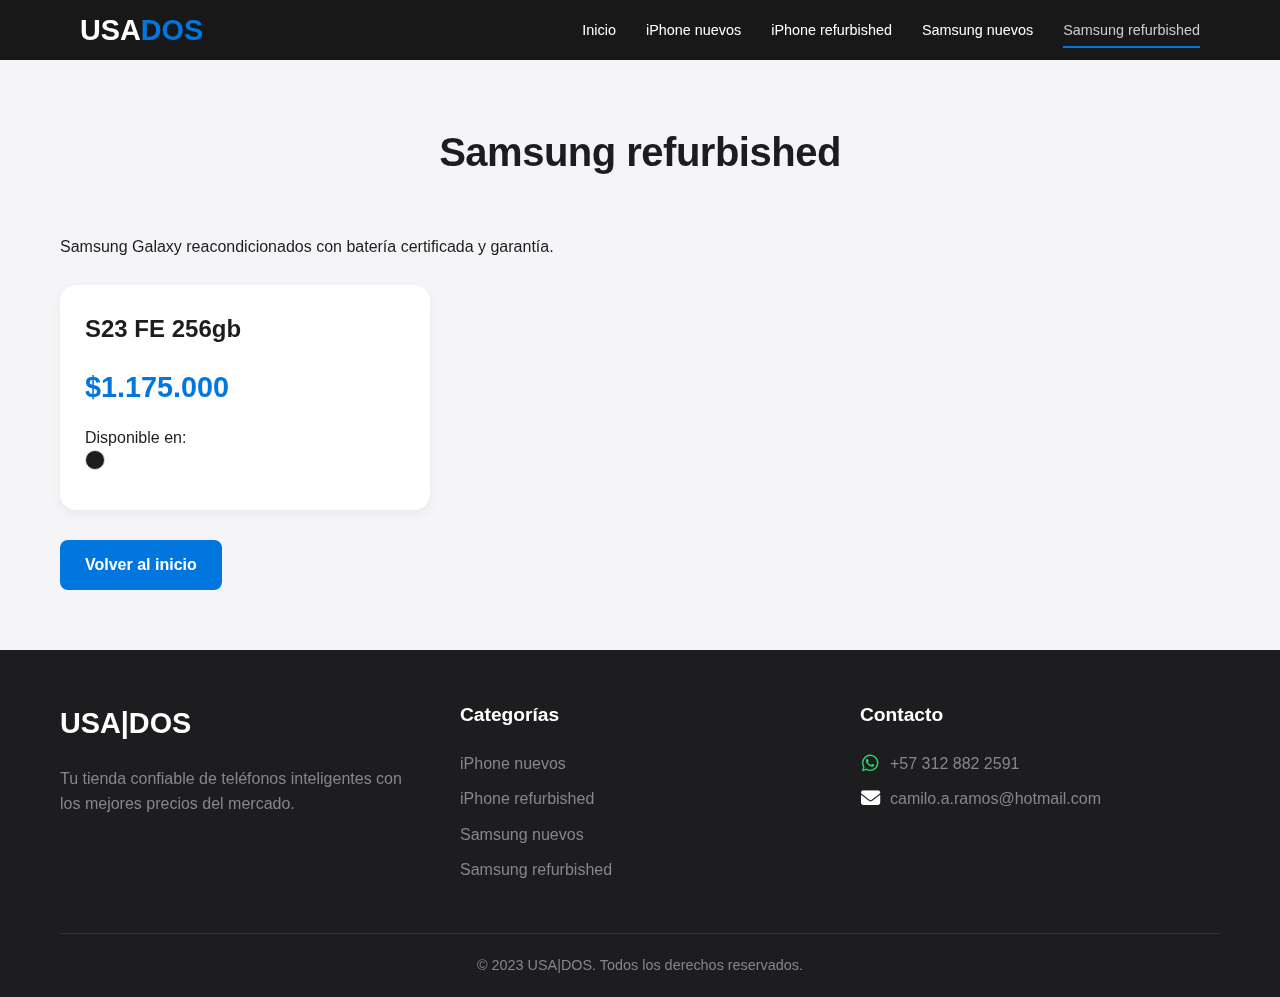
<file: samsung-refurbished.html>
<!DOCTYPE html>
<html lang="es">
<head>
    <meta charset="UTF-8">
    <meta name="viewport" content="width=device-width, initial-scale=1.0">
    <title>Samsung Refurbished - USA|DOS</title>
    <link rel="stylesheet" href="styles.css">
    <link rel="stylesheet" href="https://cdnjs.cloudflare.com/ajax/libs/font-awesome/6.4.0/css/all.min.css">
    <link rel="icon" type="image/x-icon" href="data:image/svg+xml,<svg xmlns=%22http://www.w3.org/2000/svg%22 viewBox=%220 0 100 100%22><text y=%22.9em%22 font-size=%2290%22>📱</text></svg>">
</head>
<body>
    <!-- Header -->
    <header class="header">
        <div class="container">
            <nav class="navbar">
                <a href="index.html" class="logo">USA<span>DOS</span></a>
                <ul class="nav-menu">
                    <li class="nav-item"><a href="index.html" class="nav-link">Inicio</a></li>
                    <li class="nav-item"><a href="iphone-nuevos.html" class="nav-link">iPhone nuevos</a></li>
                    <li class="nav-item"><a href="iphone-refurbished.html" class="nav-link">iPhone refurbished</a></li>
                    <li class="nav-item"><a href="samsung-nuevos.html" class="nav-link">Samsung nuevos</a></li>
                    <li class="nav-item"><a href="samsung-refurbished.html" class="nav-link active">Samsung refurbished</a></li>
                </ul>
                <div class="hamburger">
                    <span class="bar"></span>
                    <span class="bar"></span>
                    <span class="bar"></span>
                </div>
            </nav>
        </div>
    </header>

    <!-- Product Section -->
    <section class="product-section">
        <div class="container">
            <h1 class="section-title">Samsung refurbished</h1>
            <p class="section-subtitle">Samsung Galaxy reacondicionados con batería certificada y garantía.</p>
            <br>
            
            <div class="product-grid">
<!-- S23 FE 256gb -->
<div class="product-card">
    <h2 class="product-title">S23 FE 256gb</h2>
    <div class="product-price">$1.175</div>
    <div class="product-details">
        <p>Disponible en:</p>
        <div class="product-colors">
            <span class="color-dot color-negro" title="Negro"></span>
        </div>
    </div>
</div>
            </div>
            
            <a href="index.html" class="back-button">Volver al inicio</a>
        </div>
    </section>

    <!-- Footer -->
    <footer class="footer">
        <div class="container">
            <div class="footer-content">
                <div class="footer-section">
                    <h3>USA|DOS</h3>
                    <p>Tu tienda confiable de teléfonos inteligentes con los mejores precios del mercado.</p>
                </div>
                <div class="footer-section">
                    <h4>Categorías</h4>
                    <ul>
                        <li><a href="iphone-nuevos.html">iPhone nuevos</a></li>
                        <li><a href="iphone-refurbished.html">iPhone refurbished</a></li>
                        <li><a href="samsung-nuevos.html">Samsung nuevos</a></li>
                        <li><a href="samsung-refurbished.html">Samsung refurbished</a></li>
                    </ul>
                </div>
                <div class="footer-section">
                    <h4>Contacto</h4>
                    <div class="contact-info">
                        <div class="contact-item">
                            <i class="fab fa-whatsapp contact-icon"></i>
                            <a href="https://wa.me/573128822591?text=Hola%20USA|DOS,%20estoy%20interesado%20en%20sus%20productos" target="_blank" rel="noopener noreferrer" class="whatsapp-link">+57 312 882 2591</a>
                        </div>
                        <div class="contact-item">
                            <i class="fas fa-envelope contact-icon"></i>
                            <a href="mailto:camilo.a.ramos@hotmail.com" class="email-link">camilo.a.ramos@hotmail.com</a>
                        </div>
                    </div>
                </div>
            </div>
            <div class="footer-bottom">
                <p>&copy; 2023 USA|DOS. Todos los derechos reservados.</p>
            </div>
        </div>
    </footer>

    <script src="script.js"></script>
</body>
</html>
</file>
<file: styles.css>
/* Estilos generales */
:root {
    --bg-color: #F5F5F7;
    --text-color: #1D1D1F;
    --border-color: #0276DF;
    --menu-text: #FFFFFF;
    --card-bg: #FFFFFF;
    --shadow: 0 4px 12px rgba(0, 0, 0, 0.05);
}

* {
    margin: 0;
    padding: 0;
    box-sizing: border-box;
    font-family: -apple-system, BlinkMacSystemFont, 'Segoe UI', Roboto, Oxygen, Ubuntu, Cantarell, 'Open Sans', 'Helvetica Neue', sans-serif;
}

body {
    background-color: var(--bg-color);
    color: var(--text-color);
    line-height: 1.6;
}

.container {
    width: 100%;
    max-width: 1200px;
    margin: 0 auto;
    padding: 0 20px;
}

/* Header */
.header {
    background-color: rgba(0, 0, 0, 0.9);
    backdrop-filter: saturate(180%) blur(20px);
    position: sticky;
    top: 0;
    z-index: 1000;
    padding: 0;
}

.navbar {
    display: flex;
    justify-content: space-between;
    align-items: center;
    padding: 0 20px;
    height: 60px;
}

.logo {
    font-size: 1.8rem;
    font-weight: 700;
    color: var(--menu-text);
    text-decoration: none;
}

.logo span {
    color: var(--border-color);
}

.nav-menu {
    display: flex;
    list-style: none;
}

.nav-item {
    margin-left: 30px;
}

.nav-link {
    color: var(--menu-text);
    text-decoration: none;
    font-size: 0.9rem;
    font-weight: 400;
    padding: 5px 0;
    position: relative;
    transition: color 0.3s;
}

.nav-link:hover, .nav-link.active {
    color: #ccc;
}

.nav-link.active::after {
    content: '';
    position: absolute;
    bottom: -5px;
    left: 0;
    width: 100%;
    height: 2px;
    background-color: var(--border-color);
}

.hamburger {
    display: none;
    cursor: pointer;
}

.bar {
    display: block;
    width: 25px;
    height: 3px;
    margin: 5px auto;
    background-color: var(--menu-text);
    transition: all 0.3s ease;
}

/* Hero Section */
.hero {
    padding: 80px 0;
    text-align: center;
    background: linear-gradient(135deg, #f5f5f7 0%, #e8e8ed 100%);
}

.hero h1 {
    font-size: 3.5rem;
    font-weight: 700;
    margin-bottom: 20px;
    letter-spacing: -0.5px;
}

.hero p {
    font-size: 1.5rem;
    font-weight: 400;
    color: #86868b;
    max-width: 600px;
    margin: 0 auto;
}

/* Categories */
.categories {
    padding: 80px 0;
}

.section-title {
    font-size: 2.5rem;
    font-weight: 700;
    text-align: center;
    margin-bottom: 50px;
    letter-spacing: -0.5px;
}

.category-grid {
    display: grid;
    grid-template-columns: repeat(auto-fit, minmax(300px, 1fr));
    gap: 30px;
}

.category-card {
    background-color: var(--card-bg);
    border-radius: 18px;
    overflow: hidden;
    box-shadow: var(--shadow);
    transition: transform 0.3s, box-shadow 0.3s;
}

.category-card:hover {
    transform: translateY(-10px);
    box-shadow: 0 10px 25px rgba(0, 0, 0, 0.1);
}

.category-link {
    text-decoration: none;
    color: inherit;
    display: block;
}

.category-image {
    height: 250px;
    overflow: hidden;
    background-color: #f5f5f7;
    position: relative;
}

.category-image .demo-image {
    width: 100%;
    height: 100%;
}

.category-info {
    padding: 25px;
}

.category-info h3 {
    font-size: 1.5rem;
    font-weight: 700;
    margin-bottom: 10px;
    text-transform: capitalize;
}

.category-info p {
    color: #86868b;
    margin-bottom: 20px;
    font-size: 1rem;
}

.category-cta {
    color: var(--border-color);
    font-weight: 600;
    display: inline-flex;
    align-items: center;
}

.category-cta i {
    margin-left: 5px;
    font-size: 0.8rem;
    transition: transform 0.3s;
}

.category-card:hover .category-cta i {
    transform: translateX(5px);
}

/* Product List Styles */
.product-section {
    padding: 60px 0;
}

.product-grid {
    display: grid;
    grid-template-columns: repeat(auto-fill, minmax(350px, 1fr));
    gap: 25px;
}

.product-card {
    background-color: var(--card-bg);
    border-radius: 16px;
    padding: 25px;
    box-shadow: var(--shadow);
    transition: transform 0.3s;
}

.product-card:hover {
    transform: translateY(-5px);
}

.product-title {
    font-size: 1.5rem;
    font-weight: 700;
    margin-bottom: 15px;
    color: var(--text-color);
}

.product-price {
    font-size: 1.8rem;
    font-weight: 700;
    color: var(--border-color);
    margin-bottom: 15px;
}

.product-details {
    margin-bottom: 15px;
}

.product-colors {
    display: flex;
    flex-wrap: wrap;
    gap: 10px;
    margin-bottom: 15px;
}

.color-dot {
    width: 20px;
    height: 20px;
    border-radius: 50%;
    display: inline-block;
    border: 1px solid #ddd;
}

.battery-info {
    display: flex;
    align-items: center;
    margin-top: 10px;
    font-size: 0.9rem;
}

.battery-icon {
    margin-right: 8px;
    color: #34c759;
    font-size: 2.1rem;
}

.back-button {
    display: inline-block;
    margin-top: 30px;
    padding: 12px 25px;
    background-color: var(--border-color);
    color: var(--menu-text);
    text-decoration: none;
    border-radius: 8px;
    font-weight: 600;
    transition: background-color 0.3s;
}

.back-button:hover {
    background-color: #0268c7;
}

/* Color mapping for iPhone colors */
.color-black { background-color: #000000; }
.color-natural { background-color: #F5F5F7; border: 2px solid #ddd; }
.color-dorado { background-color: #FFD700; }
.color-desert { background-color: #EDC9AF; }
.color-azul { background-color: #007AFF; }
.color-morado { background-color: #800080; }
.color-blanco { background-color: #FFFFFF; border: 2px solid #ddd; }
.color-verde { background-color: #00FF00; }
.color-rojo { background-color: #FF0000; }
.color-negro { background-color: #1D1D1F; }
.color-naranja { background-color: #FF9500; }
.color-ambar { background-color: #FFCC00; }

/* Footer */
.footer {
    background-color: #1D1D1F;
    color: #F5F5F7;
    padding: 50px 0 20px;
}

.footer-content {
    display: grid;
    grid-template-columns: repeat(auto-fit, minmax(250px, 1fr));
    gap: 40px;
    margin-bottom: 40px;
}

.footer-section h3, .footer-section h4 {
    margin-bottom: 20px;
    color: #FFFFFF;
}

.footer-section h3 {
    font-size: 1.8rem;
}

.footer-section h4 {
    font-size: 1.2rem;
}

.footer-section p {
    color: #86868b;
    margin-bottom: 15px;
}

.footer-section ul {
    list-style: none;
}

.footer-section ul li {
    margin-bottom: 10px;
}

.footer-section ul li a {
    color: #86868b;
    text-decoration: none;
    transition: color 0.3s;
}

.footer-section ul li a:hover {
    color: #FFFFFF;
}

.footer-bottom {
    text-align: center;
    padding-top: 20px;
    border-top: 1px solid #333;
    color: #86868b;
    font-size: 0.9rem;
}

/* Responsive */
@media (max-width: 768px) {
    .hamburger {
        display: block;
    }

    .hamburger.active .bar:nth-child(2) {
        opacity: 0;
    }

    .hamburger.active .bar:nth-child(1) {
        transform: translateY(8px) rotate(45deg);
    }

    .hamburger.active .bar:nth-child(3) {
        transform: translateY(-8px) rotate(-45deg);
    }

    .nav-menu {
        position: fixed;
        left: -100%;
        top: 60px;
        flex-direction: column;
        background-color: rgba(0, 0, 0, 0.95);
        width: 100%;
        text-align: center;
        transition: 0.3s;
        padding: 20px 0;
    }

    .nav-menu.active {
        left: 0;
    }

    .nav-item {
        margin: 15px 0;
    }

    .hero h1 {
        font-size: 2.5rem;
    }

    .hero p {
        font-size: 1.2rem;
    }

    .section-title {
        font-size: 2rem;
    }
}
/* ======================
   RESPONSIVIDAD DE IMÁGENES
   ====================== */

/* Estilos base para imágenes responsivas */
.responsive-img {
    width: 600px;
    height: 400px;
    object-fit: cover;
    display: block;
    border-radius: 8px 8px 0 0;
}

/* Contenedor de imagen mantiene proporción */
.category-image {
    width: 100%;
    height: auto;
    aspect-ratio: 3/2; /* Relación 600:400 = 3:2 */
    overflow: hidden;
    background-color: #f5f5f7;
}

/* Ajusta la imagen al contenedor */
.category-image .responsive-img {
    width: 100%;
    height: 100%;
    object-fit: cover;
    transition: transform 0.5s ease;
}

/* Efecto hover en imágenes */
.category-card:hover .category-image .responsive-img {
    transform: scale(1.05);
}

/* ======================
   AJUSTES RESPONSIVOS PARA EL GRID
   ====================== */

/* Pantallas grandes (1200px+) - 3 columnas */
@media (min-width: 1200px) {
    .category-grid {
        grid-template-columns: repeat(3, 1fr);
    }
    .category-image {
        aspect-ratio: 3/2;
    }
}

/* Tablets (768px - 1199px) - 2 columnas */
@media (min-width: 768px) and (max-width: 1199px) {
    .category-grid {
        grid-template-columns: repeat(2, 1fr);
    }
    .category-image {
        aspect-ratio: 3/2;
    }
}

/* Móviles (hasta 767px) - 1 columna */
@media (max-width: 767px) {
    .category-grid {
        grid-template-columns: 1fr;
        gap: 20px;
    }
    .category-image {
        aspect-ratio: 3/2; /* Mantiene proporción en móviles */
    }
    
    /* Ajustes adicionales para móviles pequeños */
    @media (max-width: 480px) {
        .category-image {
            aspect-ratio: 4/3; /* Ligeramente más cuadrada en móviles muy pequeños */
        }
    }
}

/* Asegurar que las tarjetas mantengan consistencia */
.category-card {
    display: flex;
    flex-direction: column;
    height: 100%;
}

.category-image {
    flex-shrink: 0;
}

.category-info {
    flex-grow: 1;
    display: flex;
    flex-direction: column;
}

/* ======================
   AJUSTES PARA PANTALLAS MUY ANCHAS
   ====================== */
@media (min-width: 1400px) {
    .container {
        max-width: 1320px;
    }
    
    .category-image {
        aspect-ratio: 3/2;
    }
}

/* ======================
   CORRECCIÓN PARA FIREFOX (soporte aspect-ratio)
   ====================== */
@supports not (aspect-ratio: 3/2) {
    .category-image {
        height: 400px;
        position: relative;
    }
    
    .category-image .responsive-img {
        position: absolute;
        top: 0;
        left: 0;
        right: 0;
        bottom: 0;
    }
    
    @media (max-width: 1199px) {
        .category-image {
            height: 350px;
        }
    }
    
    @media (max-width: 767px) {
        .category-image {
            height: 300px;
        }
    }
    
    @media (max-width: 480px) {
        .category-image {
            height: 250px;
        }
    }
}
/* Estilos para enlaces de contacto */
.whatsapp-link, .email-link {
    color: #86868b;
    text-decoration: none;
    transition: color 0.3s;
}

.whatsapp-link:hover, .email-link:hover {
    color: #FFFFFF;
}

.whatsapp-link:hover {
    color: #25D366; /* Color verde de WhatsApp */
}

.email-link:hover {
    color: #FFFFFF; /* Color azul de tu paleta */
}

/* Estilos para la versión con iconos */
.contact-info {
    display: flex;
    flex-direction: column;
    gap: 10px;
}

.contact-item {
    display: flex;
    align-items: center;
    gap: 10px;
}

.contact-icon {
    color: #86868b;
    font-size: 1.2rem;
    width: 20px;
    text-align: center;
}

.contact-item .fa-whatsapp {
    color: #25D366; /* Color verde de WhatsApp */
}

.contact-item .fa-envelope {
    color: #FFFFFF; /* Color azul de tu paleta */
}
/* Botón flotante de WhatsApp */
.whatsapp-float {
    position: fixed;
    bottom: 30px;
    right: 30px;
    background-color: #25D366;
    color: white;
    width: 60px;
    height: 60px;
    border-radius: 50%;
    display: flex;
    align-items: center;
    justify-content: center;
    font-size: 2rem;
    box-shadow: 0 4px 12px rgba(0, 0, 0, 0.2);
    z-index: 1000;
    text-decoration: none;
    transition: all 0.3s;
}

.whatsapp-float:hover {
    background-color: #128C7E;
    transform: scale(1.1);
    box-shadow: 0 6px 16px rgba(0, 0, 0, 0.3);
}
</file>
